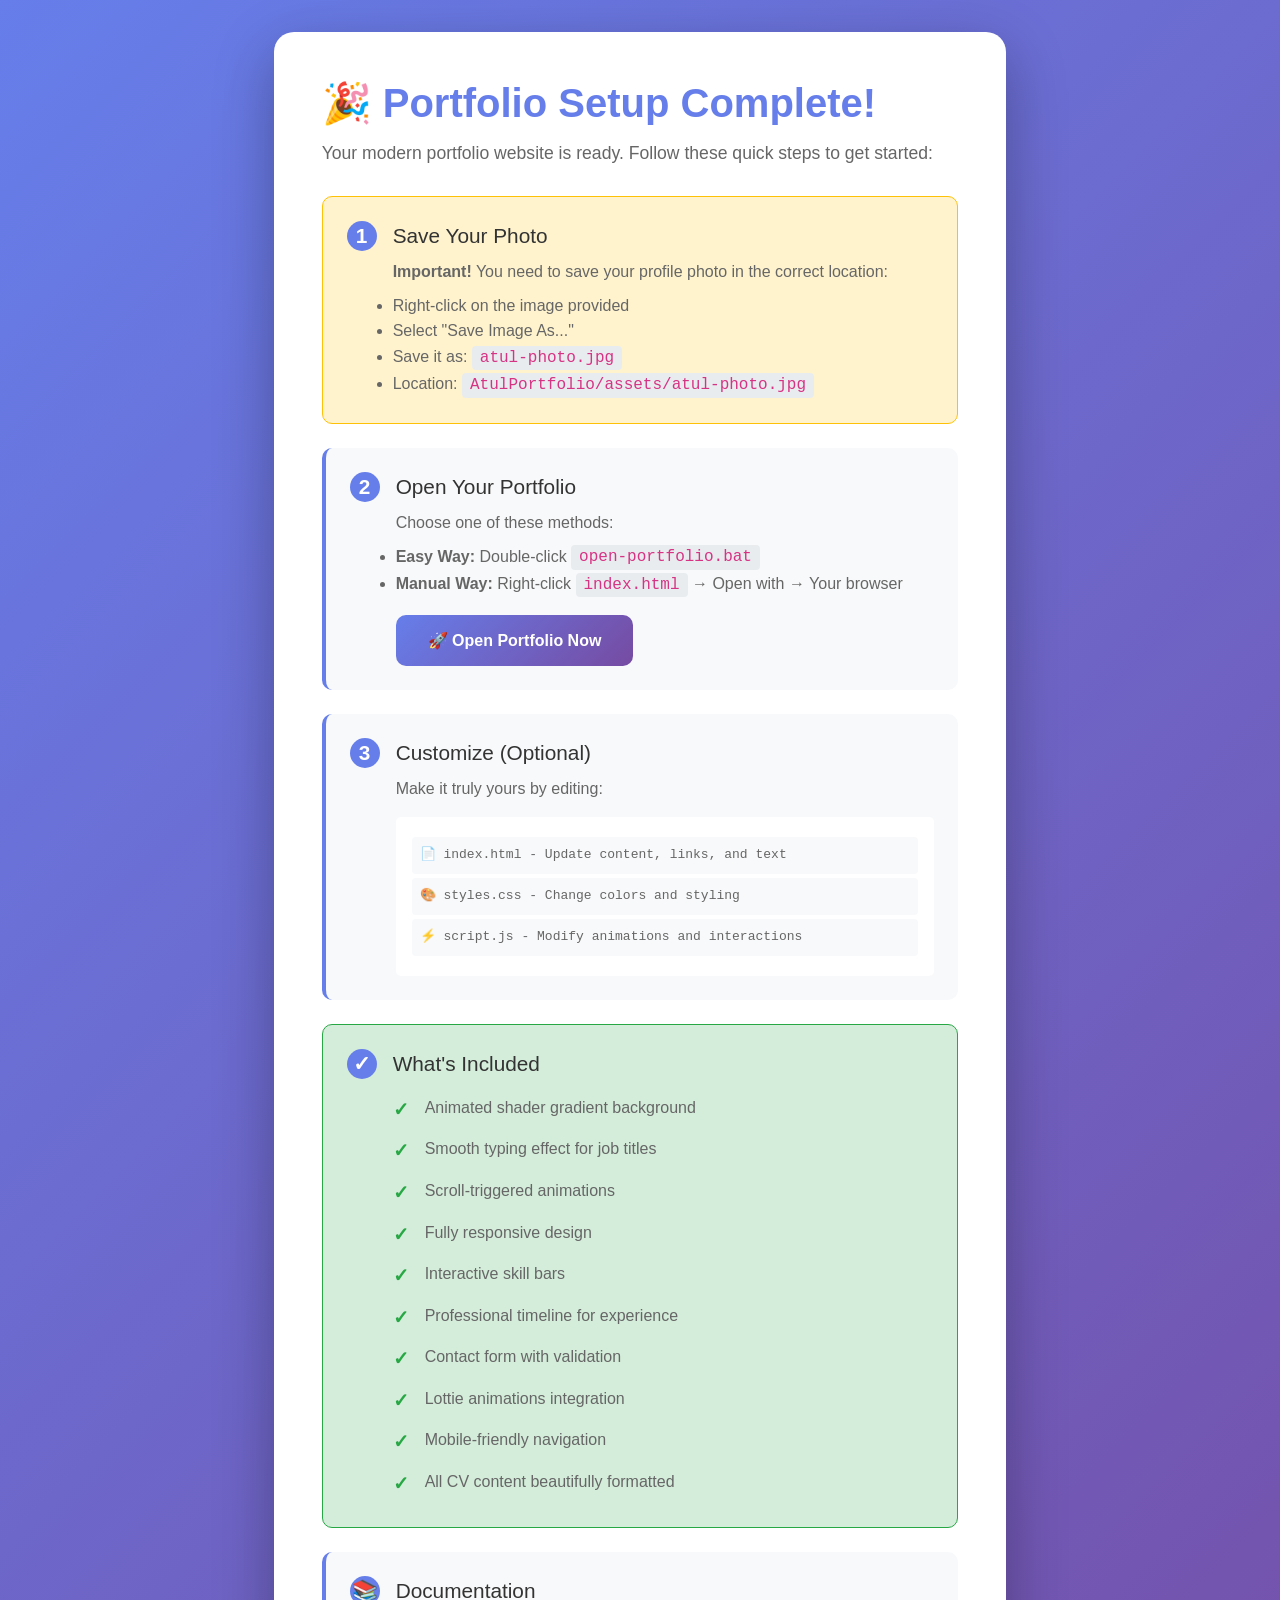
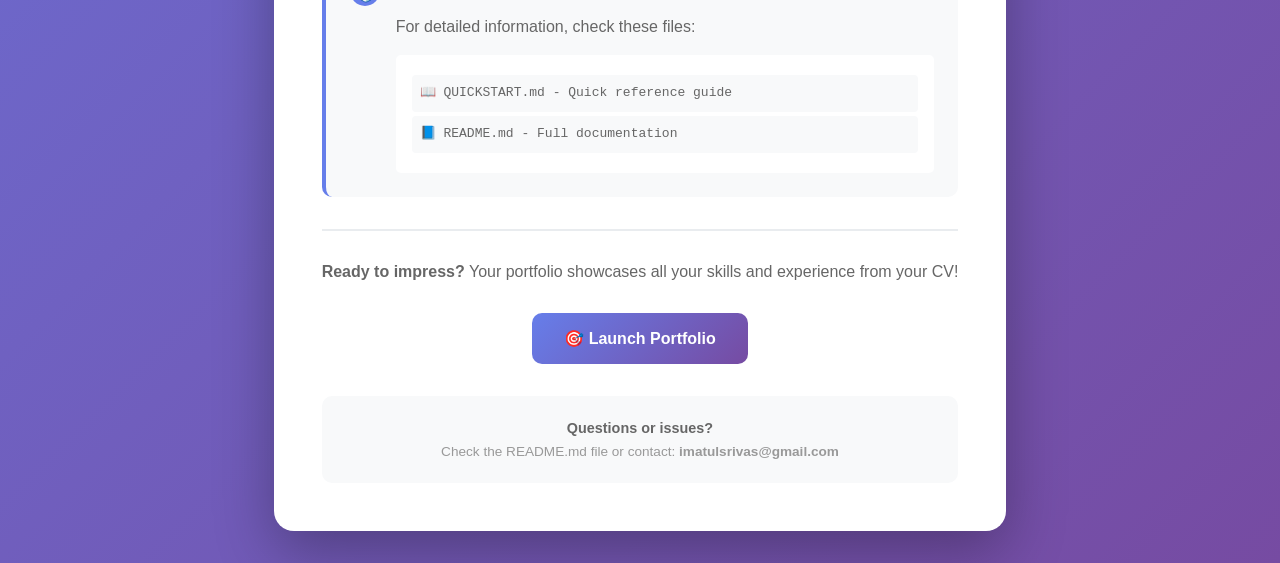
<file: SETUP.html>
<!DOCTYPE html>
<html lang="en">
<head>
    <meta charset="UTF-8">
    <meta name="viewport" content="width=device-width, initial-scale=1.0">
    <title>Setup Helper - Atul's Portfolio</title>
    <style>
        * {
            margin: 0;
            padding: 0;
            box-sizing: border-box;
        }
        
        body {
            font-family: 'Segoe UI', Tahoma, Geneva, Verdana, sans-serif;
            background: linear-gradient(135deg, #667eea 0%, #764ba2 100%);
            min-height: 100vh;
            display: flex;
            align-items: center;
            justify-content: center;
            padding: 2rem;
        }
        
        .container {
            background: white;
            border-radius: 20px;
            padding: 3rem;
            max-width: 800px;
            box-shadow: 0 20px 60px rgba(0, 0, 0, 0.3);
        }
        
        h1 {
            color: #667eea;
            margin-bottom: 1rem;
            font-size: 2.5rem;
        }
        
        .subtitle {
            color: #666;
            margin-bottom: 2rem;
            font-size: 1.1rem;
        }
        
        .step {
            background: #f8f9fa;
            padding: 1.5rem;
            border-radius: 10px;
            margin-bottom: 1.5rem;
            border-left: 4px solid #667eea;
        }
        
        .step-number {
            background: #667eea;
            color: white;
            width: 30px;
            height: 30px;
            border-radius: 50%;
            display: inline-flex;
            align-items: center;
            justify-content: center;
            font-weight: bold;
            margin-right: 1rem;
        }
        
        .step-title {
            font-size: 1.3rem;
            color: #333;
            margin-bottom: 0.5rem;
            display: flex;
            align-items: center;
        }
        
        .step-content {
            color: #666;
            line-height: 1.6;
            margin-left: 46px;
        }
        
        .important {
            background: #fff3cd;
            border-left-color: #ffc107;
            border: 1px solid #ffc107;
        }
        
        .success {
            background: #d4edda;
            border-left-color: #28a745;
            border: 1px solid #28a745;
        }
        
        code {
            background: #e9ecef;
            padding: 0.2rem 0.5rem;
            border-radius: 4px;
            font-family: 'Courier New', monospace;
            color: #d63384;
        }
        
        .btn {
            display: inline-block;
            padding: 1rem 2rem;
            background: linear-gradient(135deg, #667eea 0%, #764ba2 100%);
            color: white;
            text-decoration: none;
            border-radius: 10px;
            margin-top: 1rem;
            transition: transform 0.3s ease;
            font-weight: bold;
            cursor: pointer;
            border: none;
            font-size: 1rem;
        }
        
        .btn:hover {
            transform: translateY(-2px);
            box-shadow: 0 10px 20px rgba(102, 126, 234, 0.4);
        }
        
        .file-list {
            background: white;
            padding: 1rem;
            border-radius: 5px;
            margin-top: 1rem;
        }
        
        .file-item {
            padding: 0.5rem;
            margin: 0.25rem 0;
            background: #f8f9fa;
            border-radius: 4px;
            font-family: monospace;
        }
        
        .checklist {
            list-style: none;
        }
        
        .checklist li {
            padding: 0.5rem 0;
            position: relative;
            padding-left: 2rem;
        }
        
        .checklist li:before {
            content: "✓";
            position: absolute;
            left: 0;
            color: #28a745;
            font-weight: bold;
            font-size: 1.2rem;
        }
    </style>
</head>
<body>
    <div class="container">
        <h1>🎉 Portfolio Setup Complete!</h1>
        <p class="subtitle">Your modern portfolio website is ready. Follow these quick steps to get started:</p>
        
        <div class="step important">
            <div class="step-title">
                <span class="step-number">1</span>
                Save Your Photo
            </div>
            <div class="step-content">
                <p><strong>Important!</strong> You need to save your profile photo in the correct location:</p>
                <ul style="margin-top: 0.5rem;">
                    <li>Right-click on the image provided</li>
                    <li>Select "Save Image As..."</li>
                    <li>Save it as: <code>atul-photo.jpg</code></li>
                    <li>Location: <code>AtulPortfolio/assets/atul-photo.jpg</code></li>
                </ul>
            </div>
        </div>
        
        <div class="step">
            <div class="step-title">
                <span class="step-number">2</span>
                Open Your Portfolio
            </div>
            <div class="step-content">
                <p>Choose one of these methods:</p>
                <ul style="margin-top: 0.5rem;">
                    <li><strong>Easy Way:</strong> Double-click <code>open-portfolio.bat</code></li>
                    <li><strong>Manual Way:</strong> Right-click <code>index.html</code> → Open with → Your browser</li>
                </ul>
                <button class="btn" onclick="window.location.href='index.html'">🚀 Open Portfolio Now</button>
            </div>
        </div>
        
        <div class="step">
            <div class="step-title">
                <span class="step-number">3</span>
                Customize (Optional)
            </div>
            <div class="step-content">
                <p>Make it truly yours by editing:</p>
                <div class="file-list">
                    <div class="file-item">📄 index.html - Update content, links, and text</div>
                    <div class="file-item">🎨 styles.css - Change colors and styling</div>
                    <div class="file-item">⚡ script.js - Modify animations and interactions</div>
                </div>
            </div>
        </div>
        
        <div class="step success">
            <div class="step-title">
                <span class="step-number">✓</span>
                What's Included
            </div>
            <div class="step-content">
                <ul class="checklist">
                    <li>Animated shader gradient background</li>
                    <li>Smooth typing effect for job titles</li>
                    <li>Scroll-triggered animations</li>
                    <li>Fully responsive design</li>
                    <li>Interactive skill bars</li>
                    <li>Professional timeline for experience</li>
                    <li>Contact form with validation</li>
                    <li>Lottie animations integration</li>
                    <li>Mobile-friendly navigation</li>
                    <li>All CV content beautifully formatted</li>
                </ul>
            </div>
        </div>
        
        <div class="step">
            <div class="step-title">
                <span class="step-number">📚</span>
                Documentation
            </div>
            <div class="step-content">
                <p>For detailed information, check these files:</p>
                <div class="file-list">
                    <div class="file-item">📖 QUICKSTART.md - Quick reference guide</div>
                    <div class="file-item">📘 README.md - Full documentation</div>
                </div>
            </div>
        </div>
        
        <div style="text-align: center; margin-top: 2rem; padding-top: 2rem; border-top: 2px solid #e9ecef;">
            <p style="color: #666; margin-bottom: 1rem;">
                <strong>Ready to impress?</strong> Your portfolio showcases all your skills and experience from your CV!
            </p>
            <button class="btn" onclick="window.location.href='index.html'">
                🎯 Launch Portfolio
            </button>
        </div>
        
        <div style="margin-top: 2rem; padding: 1.5rem; background: #f8f9fa; border-radius: 10px; text-align: center;">
            <p style="color: #666; font-size: 0.9rem; margin-bottom: 0.5rem;">
                <strong>Questions or issues?</strong>
            </p>
            <p style="color: #999; font-size: 0.85rem;">
                Check the README.md file or contact: <strong>imatulsrivas@gmail.com</strong>
            </p>
        </div>
    </div>
    
    <script>
        console.log('%c🎉 Portfolio Setup Complete!', 'font-size: 20px; font-weight: bold; color: #667eea;');
        console.log('%cDon\'t forget to add your photo to the assets folder!', 'font-size: 14px; color: #764ba2;');
    </script>
</body>
</html>
</file>
